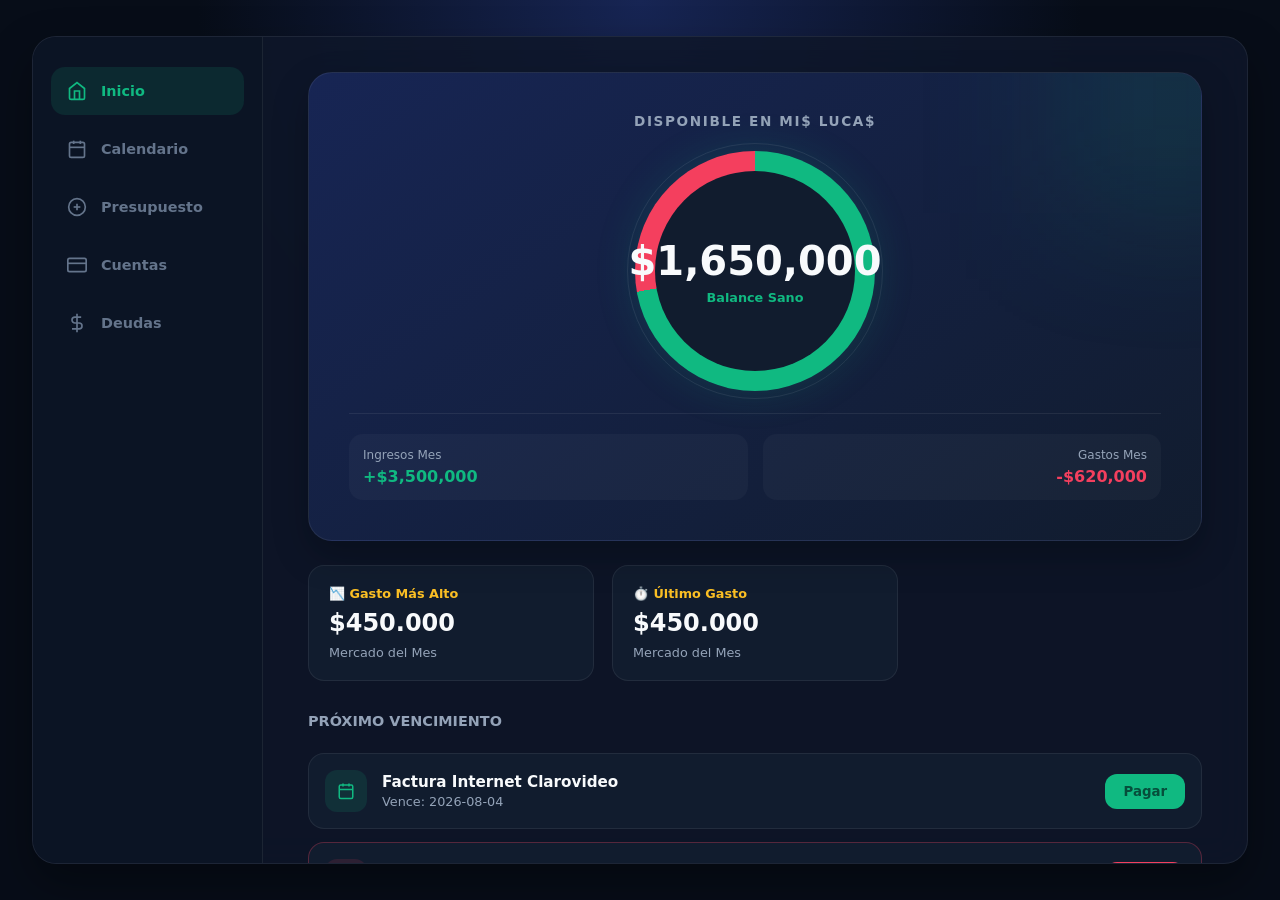
<file: index.html>
<!DOCTYPE html>
<html lang="es">
<head>
    <meta charset="UTF-8">
    <meta name="viewport" content="width=device-width, initial-scale=1.0">
    <title>WassWallet: control de gastos y finanzas</title>
    <link rel="stylesheet" href="css/styles.css">
</head>
<body>
    <div class="wallet-container">
        <!-- Navegación Superior (PC) / Inferior (Móvil) -->
        <nav class="wallet-nav">
            <button class="nav-btn active" data-view="inicio">
                <svg width="20" height="20" viewBox="0 0 24 24" fill="none" stroke="currentColor" stroke-width="2"><path d="m3 9 9-7 9 7v11a2 2 0 0 1-2 2H5a2 2 0 0 1-2-2z"/><polyline points="9 22 9 12 15 12 15 22"/></svg>
                <span>Inicio</span>
            </button>
            <button class="nav-btn" data-view="calendario">
                <svg width="20" height="20" viewBox="0 0 24 24" fill="none" stroke="currentColor" stroke-width="2"><rect x="3" y="4" width="18" height="18" rx="2" ry="2"/><line x1="16" y1="2" x2="16" y2="6"/><line x1="8" y1="2" x2="8" y2="6"/><line x1="3" y1="10" x2="21" y2="10"/></svg>
                <span>Calendario</span>
            </button>
            <button class="nav-btn" data-view="presupuesto">
                <svg width="20" height="20" viewBox="0 0 24 24" fill="none" stroke="currentColor" stroke-width="2"><circle cx="12" cy="12" r="10"/><line x1="12" y1="8" x2="12" y2="16"/><line x1="8" y1="12" x2="16" y2="12"/></svg>
                <span>Presupuesto</span>
            </button>
            <button class="nav-btn" data-view="cuentas">
                <svg width="20" height="20" viewBox="0 0 24 24" fill="none" stroke="currentColor" stroke-width="2"><rect x="1" y="4" width="22" height="16" rx="2" ry="2"/><line x1="1" y1="10" x2="23" y2="10"/></svg>
                <span>Cuentas</span>
            </button>
            <button class="nav-btn" data-view="deudas">
                <svg width="20" height="20" viewBox="0 0 24 24" fill="none" stroke="currentColor" stroke-width="2"><line x1="12" y1="1" x2="12" y2="23"/><path d="M17 5H9.5a3.5 3.5 0 0 0 0 7h5a3.5 3.5 0 0 1 0 7H6"/></svg>
                <span>Deudas</span>
            </button>
        </nav>

        <!-- Contenedor Dinámico de Vistas -->
        <main id="app-view" class="wallet-content">
            <!-- Las vistas se inyectarán aquí mediante JS -->
        </main>
    </div>

    <script src="js/app.js"></script>
</body>
</html>
</file>
<file: css/styles.css>
/* ==========================================================
   WASSWALLET UI 2.0
   Base + Layout + Responsive
========================================================== */

:root {
    --bg-main: #070d18;
    --bg-card: #111c2e;
    --bg-card-hover: #17243a;
    --bg-nav: #0b1424;
    --border: rgba(255,255,255,.07);
    --text-main: #f8fafc;
    --text-soft: #94a3b8;
    --green: #10b981;
    --green-dark: #064e3b;
    --red: #f43f5e;
    --yellow: #fbbf24;
    --shadow: 0 20px 45px rgba(0,0,0,.35);
    --radius-lg: 24px;
    --radius-md: 16px;
    --radius-sm: 12px;
    --transition: .25s ease;
}

/* RESET */
* {
    box-sizing: border-box;
    margin: 0;
    padding: 0;
    font-family: Inter, system-ui, -apple-system, BlinkMacSystemFont, "Segoe UI", sans-serif;
}

body {
    min-height: 100vh;
    background: radial-gradient(circle at top, #172554 0%, var(--bg-main) 40%);
    color: var(--text-main);
    display: flex;
    justify-content: center;
    align-items: center;
    padding: 20px;
}

/* CONTENEDOR PRINCIPAL */
.wallet-container {
    width: 100%;
    max-width: 450px;
    height: 88vh;
    background: rgba(15,23,42,.85);
    backdrop-filter: blur(18px);
    border: 1px solid var(--border);
    border-radius: var(--radius-lg);
    overflow: hidden;
    display: flex;
    flex-direction: column;
    position: relative;
    box-shadow: var(--shadow);
}

/* CONTENIDO */
.wallet-content {
    flex: 1;
    overflow-y: auto;
    padding: 20px;
    padding-bottom: 90px;
}

.wallet-content::-webkit-scrollbar {
    width: 6px;
}

.wallet-content::-webkit-scrollbar-thumb {
    background: #334155;
    border-radius: 20px;
}

/* NAVEGACION MOVIL */
.wallet-nav {
    position: absolute;
    bottom: 0;
    left: 0;
    width: 100%;
    height: 75px;
    background: rgba(11,20,36,.95);
    backdrop-filter: blur(15px);
    border-top: 1px solid var(--border);
    display: flex;
    justify-content: space-around;
    align-items: center;
    z-index: 50;
}

.nav-btn {
    background: none;
    border: none;
    color: #64748b;
    cursor: pointer;
    display: flex;
    flex-direction: column;
    align-items: center;
    gap: 5px;
    font-size: .72rem;
    transition: var(--transition);
}

.nav-btn svg {
    stroke: #64748b;
    transition: var(--transition);
}

.nav-btn span {
    font-weight: 600;
}

.nav-btn:hover {
    color: white;
}

.nav-btn.active {
    color: var(--green);
}

.nav-btn.active svg {
    stroke: var(--green);
}

/* DASHBOARD + CARDS */
.view-section {
    display: flex;
    flex-direction: column;
    gap: 24px;
    animation: fadeIn .35s ease;
}

.balance-card {
    background: linear-gradient(145deg, #172554, var(--bg-card));
    border: 1px solid var(--border);
    border-radius: var(--radius-lg);
    padding: 28px;
    display: flex;
    flex-direction: column;
    align-items: center;
    gap: 22px;
    box-shadow: 0 15px 35px rgba(0,0,0,.25);
    position: relative;
    overflow: hidden;
}

.balance-card::before {
    content: "";
    position: absolute;
    width: 220px;
    height: 220px;
    background: rgba(16,185,129,.12);
    filter: blur(70px);
    top: -80px;
    right: -80px;
}

.balance-title {
    color: var(--text-soft);
    font-size: .85rem;
    letter-spacing: .12em;
    font-weight: 700;
}

.balance-circle {
    width: 190px;
    height: 190px;
    border-radius: 50%;
    background: conic-gradient(var(--green) 0deg 260deg, var(--red) 260deg 360deg);
    display: flex;
    align-items: center;
    justify-content: center;
    position: relative;
    box-shadow: 0 0 40px rgba(16,185,129,.18);
}

.balance-circle::after {
    content: "";
    position: absolute;
    inset: -8px;
    border-radius: 50%;
    border: 1px solid rgba(255,255,255,.08);
}

.balance-circle-inner {
    width: 155px;
    height: 155px;
    background: #111c2e;
    border-radius: 50%;
    display: flex;
    flex-direction: column;
    align-items: center;
    justify-content: center;
    gap: 6px;
}

.balance-amount {
    font-size: 1.8rem;
    font-weight: 900;
}

.balance-status {
    color: var(--green);
    font-size: .8rem;
    font-weight: 700;
}

.balance-footer {
    width: 100%;
    display: grid;
    grid-template-columns: 1fr 1fr;
    gap: 15px;
    padding-top: 20px;
    border-top: 1px solid var(--border);
}

.stat-group {
    background: rgba(255,255,255,.03);
    padding: 14px;
    border-radius: 14px;
}

.stat-group span {
    color: var(--text-soft);
    font-size: .75rem;
    display: block;
    margin-bottom: 5px;
}

.stat-income {
    color: var(--green);
    font-size: 1rem;
}

.stat-expense {
    color: var(--red);
    font-size: 1rem;
}

/* TARJETAS PEQUEÑAS */
.grid-cards {
    display: grid;
    grid-template-columns: repeat(2, 1fr);
    gap: 18px;
}

.mini-card {
    background: var(--bg-card);
    border: 1px solid var(--border);
    border-radius: var(--radius-md);
    padding: 20px;
    display: flex;
    flex-direction: column;
    gap: 8px;
    transition: var(--transition);
}

.mini-card:hover {
    transform: translateY(-6px);
    background: var(--bg-card-hover);
    border-color: rgba(16,185,129,.4);
    box-shadow: 0 15px 30px rgba(0,0,0,.25);
}

.mini-card-title {
    color: var(--yellow);
    font-size: .8rem;
    font-weight: 700;
}

.mini-card-amount {
    font-size: 1.5rem;
    font-weight: 900;
}

.mini-card-sub {
    color: var(--text-soft);
    font-size: .8rem;
}

/* VENCIMIENTOS */
.vencimiento-card {
    background: var(--bg-card);
    border: 1px solid var(--border);
    border-radius: var(--radius-md);
    padding: 16px;
    display: flex;
    justify-content: space-between;
    align-items: center;
    transition: var(--transition);
}

.vencimiento-card:hover {
    transform: translateX(5px);
    border-color: rgba(16,185,129,.35);
}

.vencimiento-info {
    display: flex;
    align-items: center;
    gap: 15px;
}

.vencimiento-icon {
    width: 42px;
    height: 42px;
    border-radius: 12px;
    display: flex;
    align-items: center;
    justify-content: center;
    background: rgba(16,185,129,.12);
    color: var(--green);
}

.vencimiento-icon.danger {
    background: rgba(244,63,94,.12);
    color: var(--red);
}

.vencimiento-text h5 {
    font-size: .95rem;
    font-weight: 700;
}

.vencimiento-text p {
    color: var(--text-soft);
    margin-top: 3px;
    font-size: .8rem;
}

.danger-text {
    color: var(--red) !important;
    font-weight: 700;
}

/* BOTON PAGAR */
.btn-pagar {
    border: none;
    background: var(--green);
    color: var(--green-dark);
    padding: 10px 18px;
    border-radius: 12px;
    font-weight: 800;
    cursor: pointer;
    transition: var(--transition);
}

.btn-pagar:hover {
    transform: translateY(-3px);
    box-shadow: 0 10px 25px rgba(16,185,129,.35);
}

/* FORMULARIOS */
.form-box {
    background: var(--bg-card);
    border: 1px solid var(--border);
    border-radius: var(--radius-md);
    padding: 22px;
    display: flex;
    flex-direction: column;
    gap: 14px;
    box-shadow: 0 10px 25px rgba(0,0,0,.2);
}

.form-box input {
    width: 100%;
    padding: 14px 16px;
    border-radius: 12px;
    border: 1px solid rgba(255,255,255,.1);
    background: #0b1424;
    color: white;
    font-size: .95rem;
    outline: none;
    transition: var(--transition);
}

.form-box input::placeholder {
    color: #64748b;
}

.form-box input:focus {
    border-color: var(--green);
    box-shadow: 0 0 0 3px rgba(16,185,129,.15);
}

.form-box button {
    padding: 14px;
    border: none;
    border-radius: 12px;
    background: var(--green);
    color: var(--green-dark);
    font-weight: 900;
    font-size: .95rem;
    cursor: pointer;
    transition: var(--transition);
}

.form-box button:hover {
    transform: translateY(-3px);
    box-shadow: 0 10px 25px rgba(16,185,129,.3);
}

/* LISTAS Y TITULOS */
.view-section > div[style*="background-color"] {
    background: var(--bg-card) !important;
    border: 1px solid var(--border) !important;
    border-radius: 16px !important;
    transition: var(--transition);
}

.view-section > div[style*="background-color"]:hover {
    transform: translateX(5px);
    background: var(--bg-card-hover) !important;
}

.view-section h3 {
    font-size: 1.5rem !important;
    font-weight: 800;
    letter-spacing: -.03em;
}

.view-section strong {
    font-weight: 800;
}

/* DEUDAS ESPECÍFICO */
.form-box[style*="border-color"] {
    background: linear-gradient(145deg, rgba(244,63,94,.12), var(--bg-card));
}

.form-box button[style*="f43f5e"] {
    background: var(--red) !important;
    color: white !important;
}

.form-box button[style*="f43f5e"]:hover {
    box-shadow: 0 10px 25px rgba(244,63,94,.35);
}

/* ANIMACIONES */
@keyframes fadeIn {
    from {
        opacity: 0;
        transform: translateY(10px);
    }
    to {
        opacity: 1;
        transform: translateY(0);
    }
}

/* DETALLES GENERALES */
button {
    user-select: none;
}

button:active {
    transform: scale(.96);
}

svg {
    flex-shrink: 0;
}

/* ==========================
   MEDIA QUERIES (RESPONSIVE)
========================== */

/* Tablet */
@media (min-width: 700px) and (max-width: 1023px) {
    .wallet-container {
        max-width: 800px;
    }
    .grid-cards {
        grid-template-columns: repeat(2, 1fr);
    }
    .balance-circle {
        width: 210px;
        height: 210px;
    }
}

/* Escritorio */
@media (min-width: 1024px) {
    body {
        padding: 30px;
    }
    .wallet-container {
        max-width: 1400px;
        width: 95vw;
        height: 92vh;
        display: grid;
        grid-template-columns: 230px 1fr;
        grid-template-rows: 1fr;
    }
    .wallet-nav {
        position: relative;
        grid-column: 1;
        grid-row: 1;
        height: 100%;
        width: 100%;
        flex-direction: column;
        justify-content: flex-start;
        align-items: stretch;
        gap: 10px;
        padding: 30px 18px;
        background: var(--bg-nav);
        border-top: none;
        border-right: 1px solid var(--border);
    }
    .nav-btn {
        flex-direction: row;
        justify-content: flex-start;
        gap: 14px;
        padding: 14px 16px;
        border-radius: 14px;
        font-size: .9rem;
    }
    .nav-btn:hover {
        background: rgba(255,255,255,.05);
    }
    .nav-btn.active {
        background: rgba(16,185,129,.12);
    }
    .wallet-content {
        grid-column: 2;
        grid-row: 1;
        padding: 35px 45px;
    }
    .balance-card {
        padding: 40px;
    }
    .balance-circle {
        width: 240px;
        height: 240px;
    }
    .balance-circle-inner {
        width: 200px;
        height: 200px;
    }
    .balance-amount {
        font-size: 2.5rem;
    }
    .grid-cards {
        grid-template-columns: repeat(3, 1fr);
    }
    .view-section {
        max-width: 1200px;
    }
}

/* Móvil Pequeño */
@media (max-width: 480px) {
    body {
        padding: 0;
        align-items: stretch;
    }
    .wallet-container {
        height: 100vh;
        max-width: none;
        border-radius: 0;
    }
    .wallet-content {
        padding: 16px;
    }
    .balance-card {
        padding: 20px;
    }
    .balance-circle {
        width: 150px;
        height: 150px;
    }
    .balance-circle-inner {
        width: 125px;
        height: 125px;
    }
    .balance-amount {
        font-size: 1.3rem;
    }
    .grid-cards {
        gap: 12px;
    }
    .mini-card {
        padding: 15px;
    }
    .mini-card-amount {
        font-size: 1.1rem;
    }
}

/* CALENDARIO */

.calendar-card,
.transactions-card{

background:var(--bg-card);

border:1px solid var(--border);

border-radius:24px;

padding:20px;

}


.calendar-header{

display:flex;

justify-content:space-between;

align-items:center;

margin-bottom:25px;

}


.calendar-header h2{

font-size:1.2rem;

}


.calendar-btn{

background:#0b1424;

color:white;

border:none;

width:32px;

height:32px;

border-radius:8px;

font-size:22px;

}



.calendar-week,
.calendar-grid{

display:grid;

grid-template-columns:repeat(7,1fr);

gap:6px;

}


.calendar-week span{

text-align:center;

color:#94a3b8;

font-weight:700;

font-size:.8rem;

}


.calendar-day{

height:42px;

background:#080f1d;

border-radius:8px;

display:flex;

align-items:center;

justify-content:center;

}


.calendar-day.today{

background:#f43f5e;

color:white;

font-weight:800;

}


.calendar-day.has-event{

background:#064e3b;

color:#10b981;

font-weight:800;

}




.transactions-title{

display:flex;

justify-content:space-between;

align-items:center;

margin-bottom:15px;

}


.transactions-title span{

color:#94a3b8;

font-size:.8rem;

}



.transaction-item{

display:flex;

align-items:center;

gap:14px;

background:#080f1d;

padding:14px;

border-radius:16px;

margin-bottom:10px;

}



.transaction-icon{

width:40px;

height:40px;

border-radius:12px;

display:flex;

align-items:center;

justify-content:center;

font-size:20px;

font-weight:bold;

}


.transaction-icon.gasto{

background:rgba(244,63,94,.15);

color:#f43f5e;

}


.transaction-icon.ingreso{

background:rgba(16,185,129,.15);

color:#10b981;

}



.transaction-info{

flex:1;

display:flex;

flex-direction:column;

}


.transaction-info small{

color:#94a3b8;

}



.transaction-value{

font-weight:800;

}



.transaction-value.gasto{

color:#f43f5e;

}


.transaction-value.ingreso{

color:#10b981;

}



.floating-add{

position:fixed;

right:25px;

bottom:90px;

width:65px;

height:65px;

border-radius:50%;

border:none;

background:#06b6d4;

color:#06202b;

font-size:40px;

box-shadow:0 15px 35px rgba(6,182,212,.4);

}
</file>
